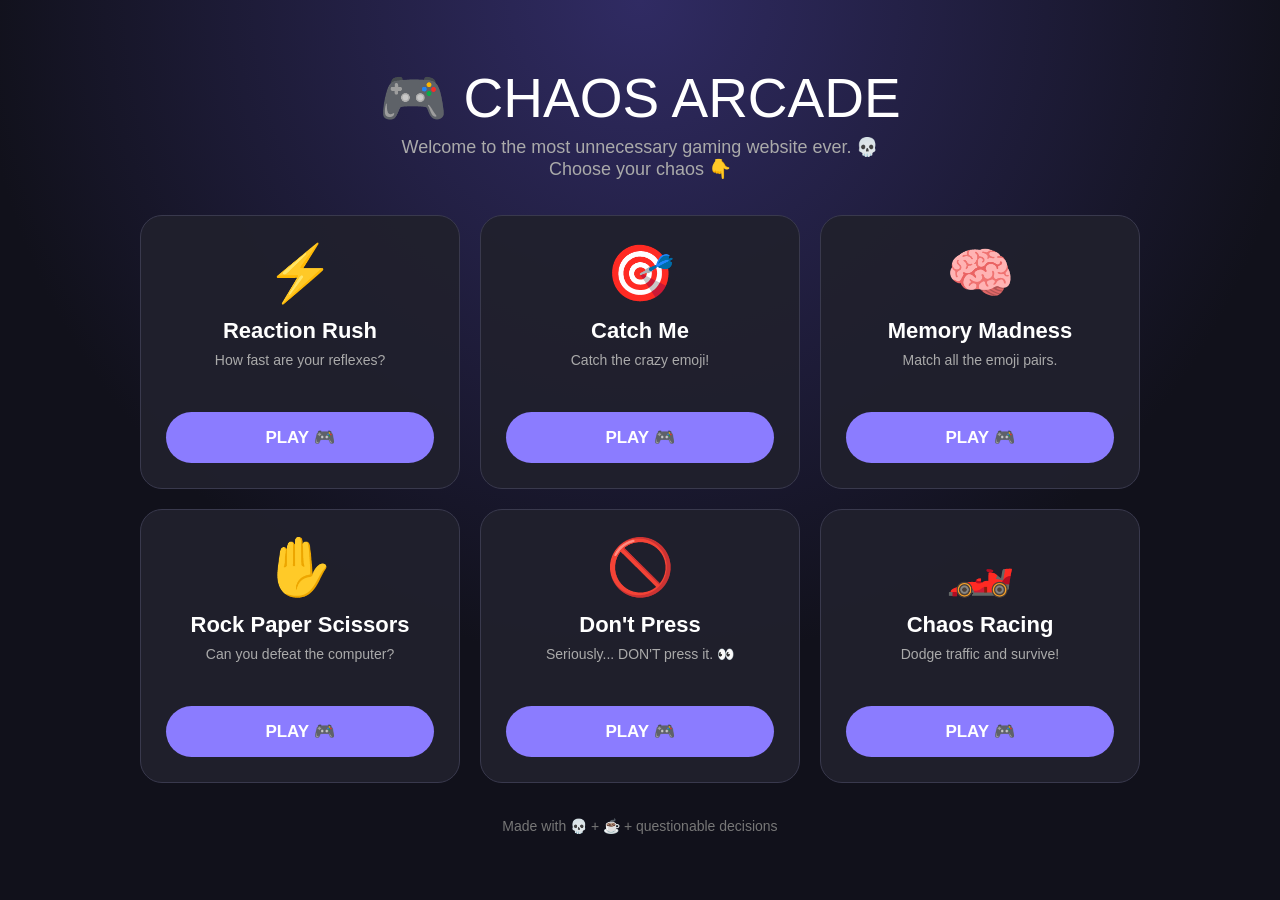
<file: index.html>
<!DOCTYPE html>
<html lang="en">
<head>
    <meta charset="UTF-8">
    <meta name="viewport" content="width=device-width, initial-scale=1.0">

    <title>🎮 Chaos Arcade</title>
<link rel="manifest" href="manifest.json">

<meta name="theme-color" content="#8b7cff">
    <link rel="stylesheet" href="style.css">

    <style>
        body {
            min-height: 100vh;
            background:
                radial-gradient(circle at top, #302b63, #11111b 60%);
        }

        .arcade {
            width: 90%;
            max-width: 1000px;
            margin: auto;
            text-align: center;
        }

        .logo {
            font-size: 55px;
            margin-bottom: 5px;
            animation: bounce 1.5s infinite;
        }

        .subtitle {
            color: #aaa;
            margin-bottom: 35px;
            font-size: 18px;
        }

        .games {
            display: grid;
            grid-template-columns: repeat(3, 1fr);
            gap: 20px;
        }

        .gameCard {
            background: rgba(32,32,45,0.95);
            border: 1px solid #39394d;
            border-radius: 22px;
            padding: 25px;
            transition: 0.25s;
        }

        .gameCard:hover {
            transform: translateY(-10px) rotate(1deg);
            border-color: #8b7cff;
            box-shadow: 0 15px 35px rgba(0,0,0,0.4);
        }

        .gameIcon {
            font-size: 55px;
            margin-bottom: 12px;
        }

        .gameCard h2 {
            font-size: 22px;
            margin-bottom: 8px;
        }

        .gameCard p {
            color: #aaa;
            min-height: 45px;
            font-size: 14px;
        }

        .playBtn {
            margin-top: 15px;
            width: 100%;
            background: #8b7cff;
        }

        .playBtn:hover {
            background: #6f60e8;
        }

        .footer {
            margin-top: 35px;
            color: #777;
            font-size: 14px;
        }

        @keyframes bounce {
            0%, 100% {
                transform: translateY(0);
            }

            50% {
                transform: translateY(-8px);
            }
        }

        @media(max-width: 800px) {

            .games {
                grid-template-columns: repeat(2, 1fr);
            }

        }

        @media(max-width: 550px) {

            .games {
                grid-template-columns: 1fr;
            }

            .logo {
                font-size: 40px;
            }

        }
    </style>

</head>

<body>

<div class="arcade">

    <div class="logo">
        🎮 CHAOS ARCADE
    </div>

    <p class="subtitle">
        Welcome to the most unnecessary gaming website ever. 💀
        <br>
        Choose your chaos 👇
    </p>


    <div class="games">

        <!-- Reaction -->

        <div class="gameCard">

            <div class="gameIcon">
                ⚡
            </div>

            <h2>
                Reaction Rush
            </h2>

            <p>
                How fast are your reflexes?
            </p>

            <button class="playBtn"
                    onclick="location.href='reaction.html'">
                PLAY 🎮
            </button>

        </div>


        <!-- Catch -->

        <div class="gameCard">

            <div class="gameIcon">
                🎯
            </div>

            <h2>
                Catch Me
            </h2>

            <p>
                Catch the crazy emoji!
            </p>

            <button class="playBtn"
                    onclick="location.href='catch.html'">
                PLAY 🎮
            </button>

        </div>


        <!-- Memory -->

        <div class="gameCard">

            <div class="gameIcon">
                🧠
            </div>

            <h2>
                Memory Madness
            </h2>

            <p>
                Match all the emoji pairs.
            </p>

            <button class="playBtn"
                    onclick="location.href='memory.html'">
                PLAY 🎮
            </button>

        </div>


        <!-- RPS -->

        <div class="gameCard">

            <div class="gameIcon">
                ✋
            </div>

            <h2>
                Rock Paper Scissors
            </h2>

            <p>
                Can you defeat the computer?
            </p>

            <button class="playBtn"
                    onclick="location.href='rps.html'">
                PLAY 🎮
            </button>

        </div>


        <!-- Don't Press -->

        <div class="gameCard">

            <div class="gameIcon">
                🚫
            </div>

            <h2>
                Don't Press
            </h2>

            <p>
                Seriously... DON'T press it. 👀
            </p>

            <button class="playBtn"
                    onclick="location.href='dontpress.html'">
                PLAY 🎮
            </button>

        </div>


        <!-- Racing -->

        <div class="gameCard">

            <div class="gameIcon">
                🏎️
            </div>

            <h2>
                Chaos Racing
            </h2>

            <p>
                Dodge traffic and survive!
            </p>

            <button class="playBtn"
                    onclick="location.href='racing.html'">
                PLAY 🎮
            </button>

        </div>

    </div>


    <div class="footer">

        Made with 💀 + ☕ + questionable decisions

    </div>

</div>
<script>
if ("serviceWorker" in navigator) {
    navigator.serviceWorker.register("sw.js");
}
</script>

</body>
</html>
</file>
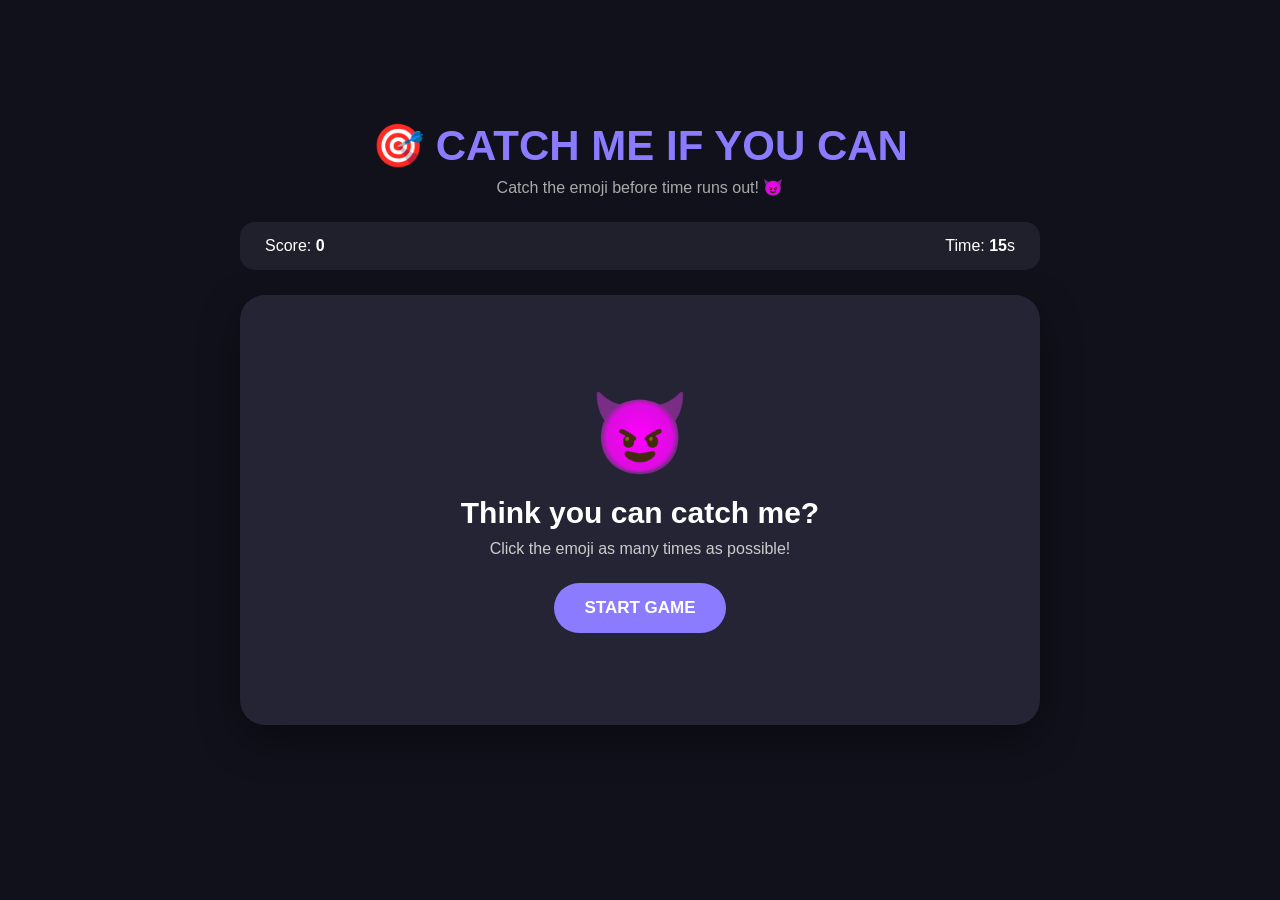
<file: catch.html>
<!DOCTYPE html>
<html lang="en">
<head>
    <meta charset="UTF-8">
    <meta name="viewport" content="width=device-width, initial-scale=1.0">
    <title>Catch Me If You Can</title>
    <link rel="stylesheet" href="style.css">
</head>

<body>

<div class="game">

    <div class="top">
        <h1>🎯 CATCH ME IF YOU CAN</h1>
        <p>Catch the emoji before time runs out! 😈</p>
    </div>

    <div class="scoreBox">
        <span>Score: <b id="score">0</b></span>
        <span>Time: <b id="time">15</b>s</span>
    </div>

    <div id="catchArea" class="gameArea">

        <div id="startScreen">
            <div class="emoji">😈</div>

            <h2>Think you can catch me?</h2>

            <p>
                Click the emoji as many times as possible!
            </p>

            <button onclick="startCatch()">START GAME</button>
        </div>

        <button id="target" onclick="catchEmoji()">😈</button>

    </div>

    <div id="result" class="result"></div>

</div>

<script>

let score = 0;
let timeLeft = 15;
let gameStarted = false;
let timer;

const target = document.getElementById("target");
const area = document.getElementById("catchArea");

function startCatch() {

    score = 0;
    timeLeft = 15;
    gameStarted = true;

    document.getElementById("score").innerText = score;
    document.getElementById("time").innerText = timeLeft;

    document.getElementById("startScreen").style.display = "none";

    target.style.display = "block";

    moveTarget();

    timer = setInterval(() => {

        timeLeft--;

        document.getElementById("time").innerText = timeLeft;

        if (timeLeft <= 0) {

            clearInterval(timer);

            gameStarted = false;

            target.style.display = "none";

            showResult();
        }

    }, 1000);
}


function catchEmoji() {

    if (!gameStarted) return;

    score++;

    document.getElementById("score").innerText = score;

    moveTarget();
}


function moveTarget() {

    const areaWidth = area.clientWidth;
    const areaHeight = area.clientHeight;

    const x = Math.random() * (areaWidth - 80);
    const y = Math.random() * (areaHeight - 80);

    target.style.left = x + "px";
    target.style.top = y + "px";

    const emojis = ["😈", "👻", "🤡", "🐸", "👽", "💀", "😂"];

    target.innerText =
        emojis[Math.floor(Math.random() * emojis.length)];
}


function showResult() {

    let message;

    if (score >= 20) {
        message = "🔥 BROOO! HUMAN AIMBOT!";
    }
    else if (score >= 15) {
        message = "😎 That's actually FAST!";
    }
    else if (score >= 8) {
        message = "😂 Not bad... the emoji survived!";
    }
    else {
        message = "🐢 Bro was catching air!";
    }

    document.getElementById("result").innerHTML = `
        <h2>🎉 GAME OVER!</h2>
        <p>You caught <b>${score}</b> emojis.</p>
        <p>${message}</p>
        <br>
        <button onclick="location.reload()">PLAY AGAIN</button>
    `;
}

</script>

</body>
</html>
</file>
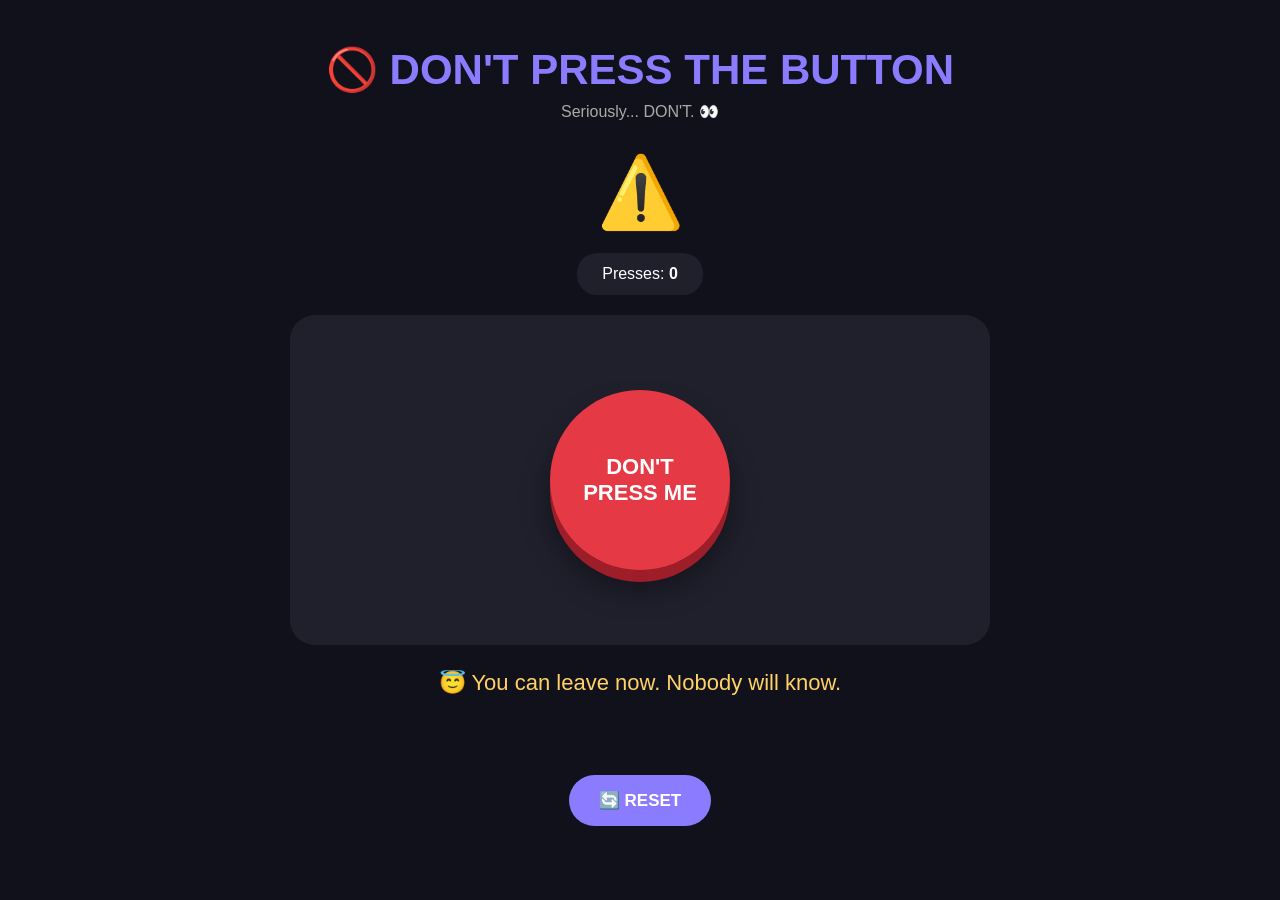
<file: dontpress.html>
<!DOCTYPE html>
<html lang="en">
<head>
    <meta charset="UTF-8">
    <meta name="viewport" content="width=device-width, initial-scale=1.0">

    <title>Chaos Arcade - Don't Press</title>

    <link rel="stylesheet" href="style.css">

    <style>

        .dontGame {
            max-width: 700px;
            margin: 30px auto;
            text-align: center;
        }

        .warning {
            font-size: 70px;
            margin: 20px;
        }

        .bigButtonArea {
            height: 330px;
            background: #20202d;
            border-radius: 25px;
            position: relative;
            overflow: hidden;
            display: flex;
            justify-content: center;
            align-items: center;
        }

        #dontButton {
            background: #e63946;
            color: white;
            border: none;
            border-radius: 50%;
            width: 180px;
            height: 180px;
            font-size: 22px;
            font-weight: bold;
            cursor: pointer;
            box-shadow: 0 12px 0 #9d1d28,
                        0 20px 30px rgba(0,0,0,0.4);
            transition: 0.15s;
        }

        #dontButton:hover {
            transform: scale(1.05);
        }

        #dontButton:active {
            transform: translateY(10px);
            box-shadow: 0 3px 0 #9d1d28;
        }

        #message {
            margin: 25px 0;
            min-height: 80px;
            font-size: 22px;
            color: #ffd166;
        }

        .counter {
            background: #20202d;
            display: inline-block;
            padding: 12px 25px;
            border-radius: 20px;
            margin-bottom: 20px;
        }

    </style>
</head>

<body>

<div class="game">

    <div class="top">

        <h1>🚫 DON'T PRESS THE BUTTON</h1>

        <p>
            Seriously... DON'T. 👀
        </p>

    </div>


    <div class="dontGame">

        <div class="warning">
            ⚠️
        </div>

        <div class="counter">
            Presses: <b id="count">0</b>
        </div>


        <div class="bigButtonArea">

            <button id="dontButton" onclick="pressed()">
                DON'T<br>PRESS ME
            </button>

        </div>


        <div id="message">
            😇 You can leave now.
            Nobody will know.
        </div>


        <button onclick="resetGame()">
            🔄 RESET
        </button>

    </div>

</div>


<script>

let count = 0;

const messages = [

    "💀 I TOLD YOU NOT TO PRESS IT!",

    "😭 WHY WOULD YOU DO THAT?!",

    "🤨 You literally had ONE job.",

    "😂 I knew you couldn't resist.",

    "🗿 Congratulations. You pressed a button.",

    "👀 Again?! REALLY?!",

    "🤦 My disappointment is immeasurable.",

    "💀 Your curiosity is dangerous.",

    "😂 The button is judging you.",

    "🚨 BUTTON POLICE HAVE BEEN NOTIFIED!"

];


function pressed() {

    count++;

    document.getElementById("count").innerText =
        count;


    let randomMessage =
        messages[Math.floor(Math.random() * messages.length)];


    document.getElementById("message").innerText =
        randomMessage;


    const button =
        document.getElementById("dontButton");

    
    // After a few clicks, make the button move
    if (count >= 3) {

        moveButton();

    }


    // Change button text
    if (count === 5) {

        button.innerHTML =
            "STOP<br>PLEASE 😭";

    }

    if (count === 8) {

        button.innerHTML =
            "OKAY<br>LAST ONE";

    }

    if (count >= 10) {

        document.getElementById("message").innerText =
            "🏆 YOU WIN! You successfully ignored absolutely nothing! 💀";

        button.innerHTML =
            "I'M SORRY 😭";

    }

}


function moveButton() {

    const area =
        document.querySelector(".bigButtonArea");

    const button =
        document.getElementById("dontButton");


    const maxX =
        area.clientWidth - button.offsetWidth;

    const maxY =
        area.clientHeight - button.offsetHeight;


    const x =
        Math.random() * maxX;

    const y =
        Math.random() * maxY;


    button.style.position = "absolute";

    button.style.left = x + "px";

    button.style.top = y + "px";

}


function resetGame() {

    count = 0;

    document.getElementById("count").innerText =
        "0";

    document.getElementById("message").innerText =
        "😇 You can leave now. Nobody will know.";

    const button =
        document.getElementById("dontButton");

    button.innerHTML =
        "DON'T<br>PRESS ME";

    button.style.position = "static";

}

</script>

</body>
</html>
</file>
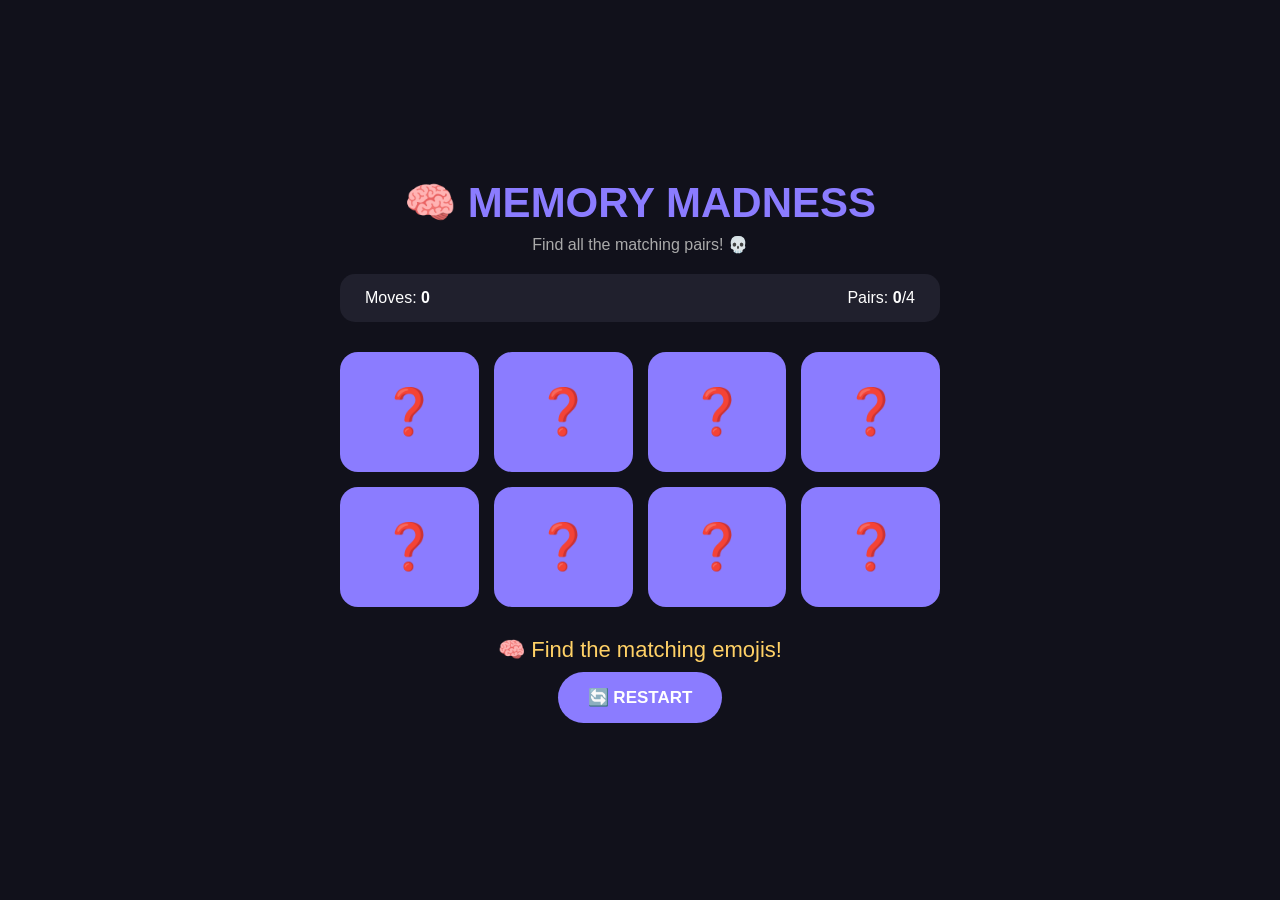
<file: memory.html>
<!DOCTYPE html>
<html lang="en">
<head>
    <meta charset="UTF-8">
    <meta name="viewport" content="width=device-width, initial-scale=1.0">
    <title>Chaos Arcade - Memory Madness</title>

    <link rel="stylesheet" href="style.css">

    <style>

        .memoryBoard {
            width: 100%;
            max-width: 600px;
            margin: 30px auto;
            display: grid;
            grid-template-columns: repeat(4, 1fr);
            gap: 15px;
        }

        .memoryCard {
            height: 120px;
            border: none;
            border-radius: 18px;
            background: #8b7cff;
            color: white;
            font-size: 45px;
            cursor: pointer;
            transition: 0.2s;
        }

        .memoryCard:hover {
            transform: scale(1.04);
        }

        .memoryCard.flipped,
        .memoryCard.matched {
            background: #29293b;
        }

        .memoryCard.matched {
            background: #28c76f;
        }

        .memoryStats {
            display: flex;
            justify-content: space-between;
            background: #20202d;
            padding: 15px 25px;
            border-radius: 15px;
            margin: 20px auto;
            max-width: 600px;
        }

        @media(max-width:600px) {

            .memoryCard {
                height: 80px;
                font-size: 32px;
            }

            .memoryBoard {
                gap: 8px;
            }
        }

    </style>
</head>

<body>

<div class="game">

    <div class="top">

        <h1>🧠 MEMORY MADNESS</h1>

        <p>
            Find all the matching pairs! 💀
        </p>

    </div>


    <div class="memoryStats">

        <span>
            Moves: <b id="moves">0</b>
        </span>

        <span>
            Pairs: <b id="pairs">0</b>/4
        </span>

    </div>


    <div id="board" class="memoryBoard"></div>


    <div id="message" class="result">

        🧠 Find the matching emojis!

    </div>


    <button onclick="restartGame()">
        🔄 RESTART
    </button>

</div>


<script>

const emojis = [
    "🍕",
    "🍕",
    "🐸",
    "🐸",
    "👻",
    "👻",
    "🦄",
    "🦄"
];

let cards = [];
let firstCard = null;
let secondCard = null;

let lockBoard = false;

let moves = 0;
let pairs = 0;


function shuffle(array) {

    return array.sort(() => Math.random() - 0.5);

}


function createGame() {

    const board = document.getElementById("board");

    board.innerHTML = "";

    cards = shuffle([...emojis]);

    firstCard = null;
    secondCard = null;

    lockBoard = false;

    moves = 0;
    pairs = 0;

    document.getElementById("moves").innerText = moves;

    document.getElementById("pairs").innerText = pairs;

    document.getElementById("message").innerText =
        "🧠 Find the matching emojis!";

    cards.forEach((emoji, index) => {

        const card = document.createElement("button");

        card.className = "memoryCard";

        card.dataset.emoji = emoji;

        card.dataset.index = index;

        card.innerText = "❓";

        card.onclick = () => flipCard(card);

        board.appendChild(card);

    });

}


function flipCard(card) {

    if (lockBoard) return;

    if (card === firstCard) return;

    if (card.classList.contains("matched")) return;


    card.innerText = card.dataset.emoji;

    card.classList.add("flipped");


    if (!firstCard) {

        firstCard = card;

        return;

    }


    secondCard = card;

    moves++;

    document.getElementById("moves").innerText = moves;

    checkMatch();

}


function checkMatch() {

    const match =
        firstCard.dataset.emoji === secondCard.dataset.emoji;


    if (match) {

        firstCard.classList.add("matched");

        secondCard.classList.add("matched");

        pairs++;

        document.getElementById("pairs").innerText = pairs;

        document.getElementById("message").innerText =
            "🎉 MATCH! Nice one!";

        resetCards();


        if (pairs === 4) {

            setTimeout(() => {

                document.getElementById("message").innerHTML = `
                    🏆 <b>YOU WON!</b><br><br>
                    You found all 4 pairs in ${moves} moves!<br>
                    ${getReaction()}
                `;

            }, 400);

        }

    }

    else {

        lockBoard = true;

        document.getElementById("message").innerText =
            "💀 Nope! Try again...";


        setTimeout(() => {

            firstCard.innerText = "❓";
            secondCard.innerText = "❓";

            firstCard.classList.remove("flipped");
            secondCard.classList.remove("flipped");

            resetCards();

        }, 800);

    }

}


function resetCards() {

    firstCard = null;
    secondCard = null;

    lockBoard = false;

}


function getReaction() {

    if (moves <= 6) {
        return "🔥 MEMORY GOD MODE!";
    }

    if (moves <= 10) {
        return "😎 That's actually good!";
    }

    if (moves <= 15) {
        return "😂 Your brain was loading...";
    }

    return "💀 Bro was fighting for survival!";

}


function restartGame() {

    createGame();

}


createGame();

</script>

</body>
</html>
</file>
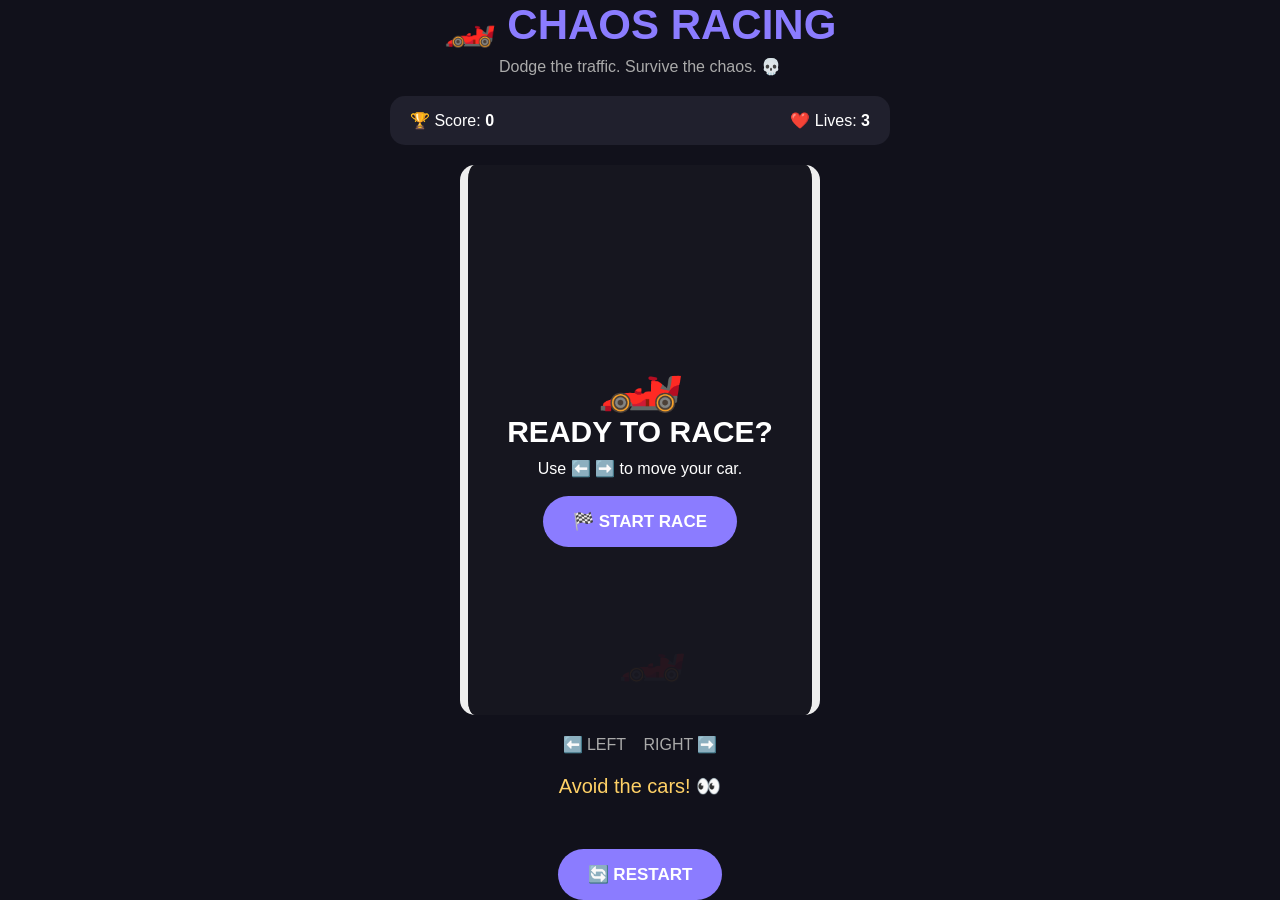
<file: racing.html>
<!DOCTYPE html>
<html lang="en">
<head>
    <meta charset="UTF-8">
    <meta name="viewport" content="width=device-width, initial-scale=1.0">

    <title>Chaos Arcade - Mini Racing</title>

    <link rel="stylesheet" href="style.css">

    <style>

        .raceGame {
            text-align: center;
            max-width: 500px;
            margin: auto;
        }

        .raceStats {
            display: flex;
            justify-content: space-between;
            background: #20202d;
            padding: 15px 20px;
            border-radius: 15px;
            margin: 20px 0;
        }

        #road {
            width: 360px;
            height: 550px;
            max-width: 100%;
            margin: auto;
            background: #333;
            border-left: 8px solid #eee;
            border-right: 8px solid #eee;
            position: relative;
            overflow: hidden;
            border-radius: 15px;
        }

        .roadLine {
            position: absolute;
            width: 8px;
            height: 80px;
            background: white;
            left: 50%;
            transform: translateX(-50%);
            opacity: 0.8;
        }

        #car {
            position: absolute;
            bottom: 30px;
            left: 150px;
            font-size: 55px;
            z-index: 5;
            transition: left 0.08s;
        }

        .enemy {
            position: absolute;
            font-size: 50px;
            z-index: 4;
        }

        #startScreen {
            position: absolute;
            inset: 0;
            background: rgba(20,20,30,0.92);
            z-index: 20;
            display: flex;
            flex-direction: column;
            justify-content: center;
            align-items: center;
            padding: 20px;
        }

        #startScreen .bigEmoji {
            font-size: 70px;
        }

        #message {
            min-height: 55px;
            margin: 20px;
            color: #ffd166;
            font-size: 20px;
        }

        .controls {
            margin-top: 20px;
            color: #aaa;
        }

        .mobileControls {
            display: none;
            gap: 20px;
            justify-content: center;
            margin-top: 15px;
        }

        .mobileControls button {
            width: 70px;
            height: 50px;
            font-size: 25px;
            border: none;
            border-radius: 15px;
            cursor: pointer;
        }

        @media(max-width:600px) {

            #road {
                height: 500px;
            }

            .mobileControls {
                display: flex;
            }

        }

    </style>
</head>

<body>

<div class="game">

    <div class="top">

        <h1>🏎️ CHAOS RACING</h1>

        <p>
            Dodge the traffic. Survive the chaos. 💀
        </p>

    </div>


    <div class="raceGame">

        <div class="raceStats">

            <span>
                🏆 Score:
                <b id="score">0</b>
            </span>

            <span>
                ❤️ Lives:
                <b id="lives">3</b>
            </span>

        </div>


        <div id="road">

            <div id="startScreen">

                <div class="bigEmoji">
                    🏎️
                </div>

                <h2>READY TO RACE?</h2>

                <p>
                    Use ⬅️ ➡️ to move your car.
                </p>

                <br>

                <button onclick="startRace()">
                    🏁 START RACE
                </button>

            </div>


            <div id="car">
                🏎️
            </div>

        </div>


        <div class="controls">
            ⬅️ LEFT &nbsp;&nbsp; RIGHT ➡️
        </div>


        <div class="mobileControls">

            <button onclick="moveLeft()">
                ⬅️
            </button>

            <button onclick="moveRight()">
                ➡️
            </button>

        </div>


        <div id="message">
            Avoid the cars! 👀
        </div>


        <button onclick="location.reload()">
            🔄 RESTART
        </button>

    </div>

</div>


<script>

let carX = 150;

let score = 0;

let lives = 3;

let gameRunning = false;

let enemyTimer;

let scoreTimer;

const road =
    document.getElementById("road");

const car =
    document.getElementById("car");


// START GAME

function startRace() {

    gameRunning = true;

    score = 0;

    lives = 3;

    carX = 150;

    car.style.left = carX + "px";

    document.getElementById("score").innerText =
        score;

    document.getElementById("lives").innerText =
        lives;

    document.getElementById("message").innerText =
        "GO GO GO!!! 🏎️💨";

    document.getElementById("startScreen").style.display =
        "none";


    // Create enemies

    enemyTimer = setInterval(createEnemy, 900);


    // Increase score

    scoreTimer = setInterval(() => {

        if (!gameRunning) return;

        score++;

        document.getElementById("score").innerText =
            score;

    }, 500);

}


// MOVE LEFT

function moveLeft() {

    if (!gameRunning) return;

    carX -= 35;

    if (carX < 10) {
        carX = 10;
    }

    car.style.left = carX + "px";

}


// MOVE RIGHT

function moveRight() {

    if (!gameRunning) return;

    carX += 35;

    const maxX =
        road.clientWidth - 70;

    if (carX > maxX) {
        carX = maxX;
    }

    car.style.left = carX + "px";

}


// KEYBOARD CONTROLS

document.addEventListener("keydown", function(event) {

    if (event.key === "ArrowLeft") {

        moveLeft();

    }

    if (event.key === "ArrowRight") {

        moveRight();

    }

});


// CREATE ENEMY

function createEnemy() {

    if (!gameRunning) return;


    const enemy =
        document.createElement("div");

    enemy.className = "enemy";


    const enemyEmojis = [
        "🚗",
        "🚙",
        "🚕",
        "🚓",
        "🚌"
    ];


    enemy.innerText =
        enemyEmojis[
            Math.floor(
                Math.random() *
                enemyEmojis.length
            )
        ];


    const maxX =
        road.clientWidth - 60;


    enemy.style.left =
        Math.random() * maxX + "px";

    enemy.style.top =
        "-70px";


    road.appendChild(enemy);


    let enemyY = -70;


    const moveEnemy =
        setInterval(() => {

            if (!gameRunning) {

                clearInterval(moveEnemy);

                enemy.remove();

                return;

            }


            enemyY += 5;

            enemy.style.top =
                enemyY + "px";


            checkCollision(
                enemy,
                moveEnemy
            );


            if (
                enemyY >
                road.clientHeight
            ) {

                clearInterval(moveEnemy);

                enemy.remove();

            }

        }, 30);

}


// COLLISION

function checkCollision(enemy, moveEnemy) {

    const carRect =
        car.getBoundingClientRect();

    const enemyRect =
        enemy.getBoundingClientRect();


    const collision = !(
        carRect.right < enemyRect.left ||

        carRect.left > enemyRect.right ||

        carRect.bottom < enemyRect.top ||

        carRect.top > enemyRect.bottom
    );


    if (collision) {

        clearInterval(moveEnemy);

        enemy.remove();

        lives--;

        document.getElementById("lives").innerText =
            lives;


        const messages = [

            "💀 OOPS! YOU GOT HIT!",

            "😭 BRO LOOK AT THE ROAD!",

            "😂 THAT CAR CAME OUT OF NOWHERE!",

            "🤦 DRIVE BETTER BRO!"

        ];


        document.getElementById("message").innerText =
            messages[
                Math.floor(
                    Math.random() *
                    messages.length
                )
            ];


        if (lives <= 0) {

            endGame();

        }

    }

}


// GAME OVER

function endGame() {

    gameRunning = false;

    clearInterval(enemyTimer);

    clearInterval(scoreTimer);


    document.getElementById("message").innerHTML = `

        💥 <b>GAME OVER!</b><br>

        🏆 Final Score:
        <b>${score}</b><br><br>

        ${
            score >= 30
            ? "🔥 BRO IS A RACING LEGEND!"
            : score >= 15
            ? "😎 Not bad, driver!"
            : "💀 Your driving license has been cancelled."
        }

    `;

}


// Start with score reset

document.getElementById("score").innerText =
    "0";

document.getElementById("lives").innerText =
    "3";

</script>

</body>
</html>
</file>
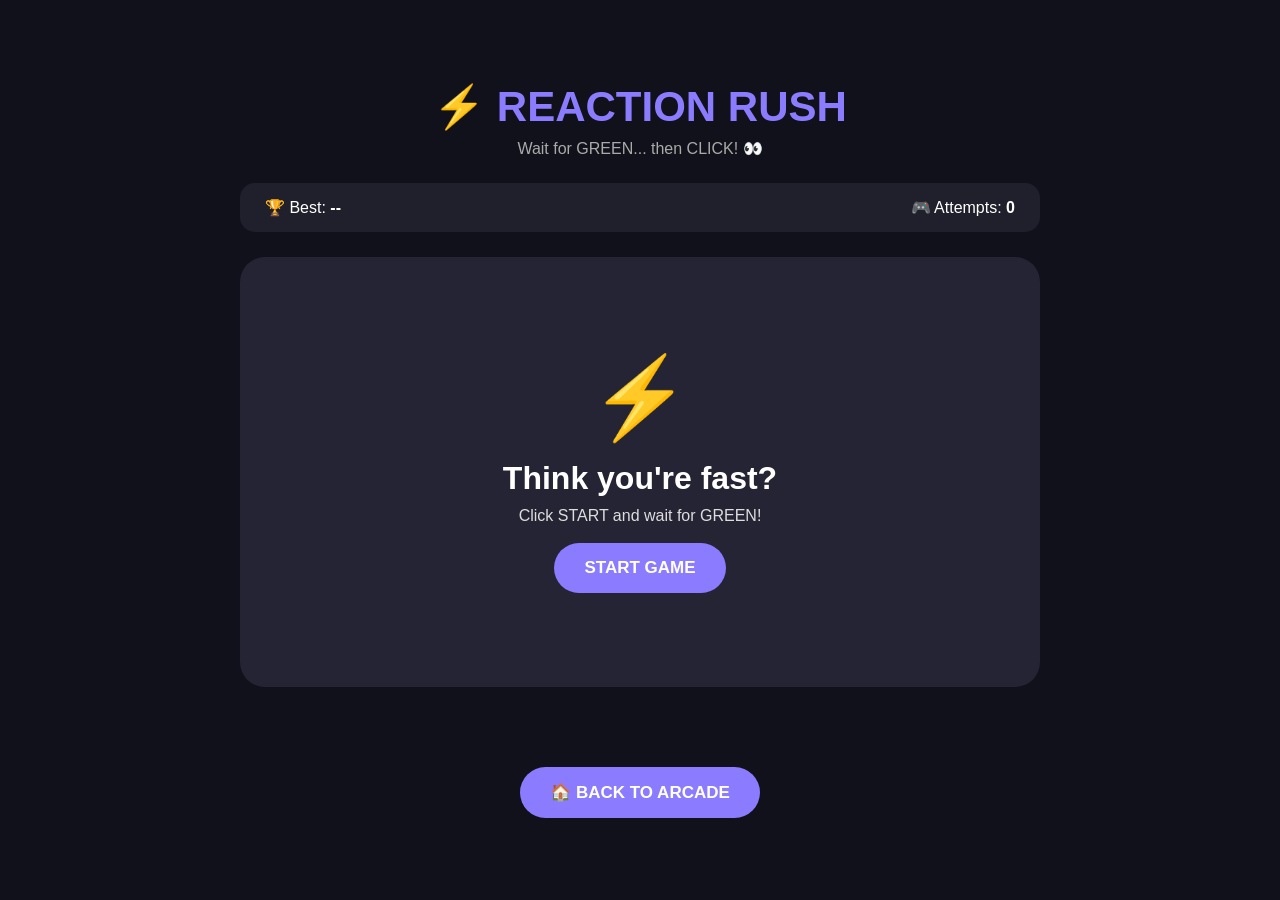
<file: reaction.html>
<!DOCTYPE html>
<html lang="en">

<head>
    <meta charset="UTF-8">
    <meta name="viewport" content="width=device-width, initial-scale=1.0">

    <title>Chaos Arcade - Reaction Rush</title>

    <link rel="stylesheet" href="style.css">

    <style>
        .reactionGame {
            max-width: 800px;
            margin: auto;
            text-align: center;
        }

        .reactionStats {
            display: flex;
            justify-content: space-between;
            background: #20202d;
            padding: 15px 25px;
            border-radius: 15px;
            margin: 25px 0;
        }

        #reactionArea {
            height: 430px;
            border-radius: 25px;
            background: #242435;
            display: flex;
            justify-content: center;
            align-items: center;
            cursor: pointer;
            transition: 0.2s;
        }

        #reactionArea.waiting {
            background: #d83b3b;
        }

        #reactionArea.ready {
            background: #28c76f;
        }

        #reactionMessage {
            text-align: center;
        }

        .bigEmoji {
            font-size: 80px;
            margin-bottom: 15px;
        }

        #reactionMessage h2 {
            font-size: 32px;
        }

        #reactionMessage p {
            margin-top: 10px;
            color: #ddd;
        }

        .result {
            min-height: 40px;
            margin: 20px;
            color: #ffd166;
            font-size: 22px;
        }
    </style>
</head>

<body>

<div class="game">

    <div class="top">

        <h1>⚡ REACTION RUSH</h1>

        <p>
            Wait for GREEN... then CLICK! 👀
        </p>

    </div>


    <div class="reactionGame">

        <div class="reactionStats">

            <span>
                🏆 Best:
                <b id="best">--</b>
            </span>

            <span>
                🎮 Attempts:
                <b id="attempts">0</b>
            </span>

        </div>


        <div id="reactionArea">

            <div id="reactionMessage">

                <div class="bigEmoji">
                    ⚡
                </div>

                <h2>
                    Think you're fast?
                </h2>

                <p>
                    Click START and wait for GREEN!
                </p>

                <br>

                <button onclick="startGame(event)">
                    START GAME
                </button>

            </div>

        </div>


        <div id="result" class="result"></div>


        <button onclick="location.href='index.html'">
            🏠 BACK TO ARCADE
        </button>

    </div>

</div>


<script>

let startTime;

let timer;

let gameRunning = false;

let attempts = 0;

let bestScore =
    localStorage.getItem("bestReaction");


if (bestScore) {

    document.getElementById("best").innerText =
        bestScore + " ms";

}


function startGame(event) {

    // Prevent button click from becoming
    // an accidental game click
    if (event) {
        event.stopPropagation();
    }


    const area =
        document.getElementById("reactionArea");

    const message =
        document.getElementById("reactionMessage");


    attempts++;

    document.getElementById("attempts").innerText =
        attempts;


    gameRunning = false;


    area.className =
        "waiting";


    message.innerHTML = `

        <div class="bigEmoji">
            🔴
        </div>

        <h2>
            WAIT...
        </h2>

        <p>
            DON'T CLICK YET! 👀
        </p>

    `;


    let randomTime =
        Math.floor(Math.random() * 3000) + 2000;


    timer = setTimeout(() => {

        gameRunning = true;

        startTime = Date.now();


        area.className =
            "ready";


        message.innerHTML = `

            <div class="bigEmoji">
                🟢
            </div>

            <h2>
                CLICK NOW!!!
            </h2>

            <p>
                GO GO GO!!! ⚡
            </p>

        `;


    }, randomTime);

}


document
    .getElementById("reactionArea")
    .addEventListener("click", function () {


        // Clicked too early

        if (!gameRunning) {

            clearTimeout(timer);

            this.className = "";


            document
                .getElementById("reactionMessage")
                .innerHTML = `

                <div class="bigEmoji">
                    💀
                </div>

                <h2>
                    TOO EARLY!
                </h2>

                <p>
                    I literally said WAIT 😭
                </p>

                <br>

                <button onclick="startGame(event)">
                    TRY AGAIN
                </button>

            `;

            return;

        }


        // Calculate reaction

        const reactionTime =
            Date.now() - startTime;


        gameRunning = false;

        this.className = "";


        let comment;


        if (reactionTime < 200) {

            comment =
                "⚡ HUMAN FLASH!";

        }

        else if (reactionTime < 300) {

            comment =
                "🔥 THAT WAS FAST!";

        }

        else if (reactionTime < 500) {

            comment =
                "😎 NOT BAD!";

        }

        else if (reactionTime < 800) {

            comment =
                "😂 YOUR BRAIN WAS BUFFERING!";

        }

        else {

            comment =
                "🐢 EVEN A TURTLE IS FASTER!";

        }


        document
            .getElementById("reactionMessage")
            .innerHTML = `

            <div class="bigEmoji">
                🎉
            </div>

            <h2>
                ${reactionTime} ms
            </h2>

            <p>
                ${comment}
            </p>

            <br>

            <button onclick="startGame(event)">
                PLAY AGAIN
            </button>

        `;


        document
            .getElementById("result")
            .innerText =
            "🏆 Your reaction: " +
            reactionTime +
            " ms";


        // Save best score

        if (
            !bestScore ||
            reactionTime < Number(bestScore)
        ) {

            bestScore =
                reactionTime;


            localStorage.setItem(
                "bestReaction",
                reactionTime
            );


            document
                .getElementById("best")
                .innerText =
                reactionTime + " ms";

        }

    });

</script>

</body>

</html>
</file>
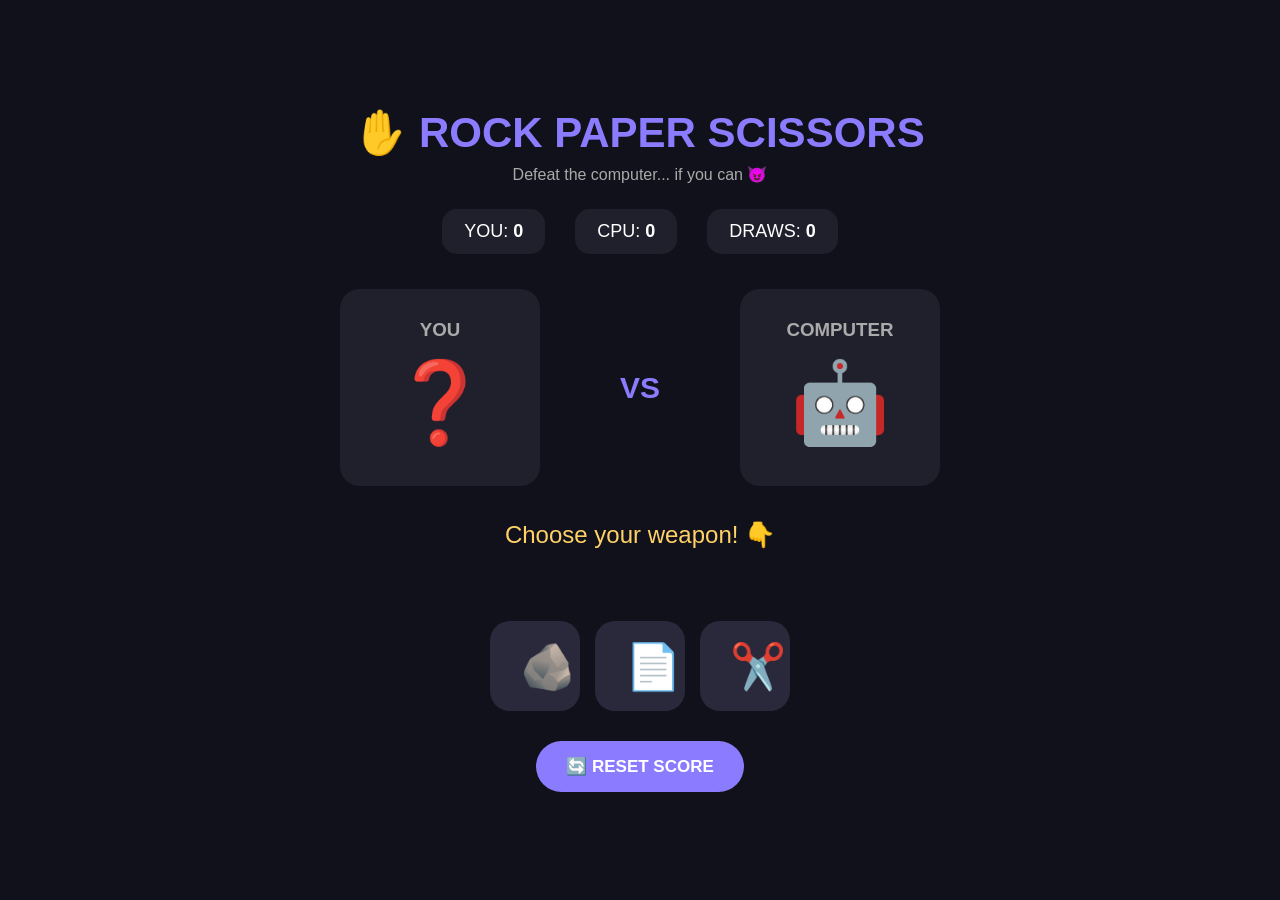
<file: rps.html>
<!DOCTYPE html>
<html lang="en">
<head>
    <meta charset="UTF-8">
    <meta name="viewport" content="width=device-width, initial-scale=1.0">

    <title>Chaos Arcade - Rock Paper Scissors</title>

    <link rel="stylesheet" href="style.css">

    <style>

        .battle {
            max-width: 650px;
            margin: 35px auto;
            display: flex;
            justify-content: space-around;
            align-items: center;
            gap: 30px;
        }

        .player {
            background: #20202d;
            padding: 30px;
            border-radius: 20px;
            width: 200px;
        }

        .player h3 {
            margin-bottom: 15px;
            color: #aaa;
        }

        .choice {
            font-size: 80px;
            min-height: 100px;
        }

        .vs {
            font-size: 30px;
            font-weight: bold;
            color: #8b7cff;
        }

        .choices {
            display: flex;
            justify-content: center;
            gap: 15px;
            margin: 30px 0;
        }

        .choiceBtn {
            font-size: 45px;
            width: 90px;
            height: 90px;
            border: none;
            border-radius: 20px;
            background: #29293b;
            cursor: pointer;
            transition: 0.2s;
        }

        .choiceBtn:hover {
            transform: translateY(-8px) scale(1.05);
            background: #8b7cff;
        }

        .score {
            display: flex;
            justify-content: center;
            gap: 30px;
            margin: 25px 0;
            font-size: 18px;
        }

        .score span {
            background: #20202d;
            padding: 12px 22px;
            border-radius: 15px;
        }

        #resultText {
            min-height: 70px;
            font-size: 24px;
            color: #ffd166;
        }

        @media(max-width:600px) {

            .battle {
                gap: 10px;
            }

            .player {
                padding: 20px 10px;
                width: 140px;
            }

            .choice {
                font-size: 55px;
            }

            .choiceBtn {
                width: 70px;
                height: 70px;
                font-size: 35px;
            }

        }

    </style>
</head>

<body>

<div class="game">

    <div class="top">

        <h1>✋ ROCK PAPER SCISSORS</h1>

        <p>
            Defeat the computer... if you can 😈
        </p>

    </div>


    <div class="score">

        <span>YOU: <b id="playerScore">0</b></span>

        <span>CPU: <b id="cpuScore">0</b></span>

        <span>DRAWS: <b id="drawScore">0</b></span>

    </div>


    <div class="battle">

        <div class="player">

            <h3>YOU</h3>

            <div id="playerChoice" class="choice">
                ❓
            </div>

        </div>


        <div class="vs">
            VS
        </div>


        <div class="player">

            <h3>COMPUTER</h3>

            <div id="cpuChoice" class="choice">
                🤖
            </div>

        </div>

    </div>


    <div id="resultText">
        Choose your weapon! 👇
    </div>


    <div class="choices">

        <button class="choiceBtn"
                onclick="play('rock')">
            🪨
        </button>

        <button class="choiceBtn"
                onclick="play('paper')">
            📄
        </button>

        <button class="choiceBtn"
                onclick="play('scissors')">
            ✂️
        </button>

    </div>


    <button onclick="resetGame()">
        🔄 RESET SCORE
    </button>

</div>


<script>

let playerScore = 0;
let cpuScore = 0;
let drawScore = 0;


const emojis = {

    rock: "🪨",

    paper: "📄",

    scissors: "✂️"

};


function computerChoice() {

    const choices = [
        "rock",
        "paper",
        "scissors"
    ];

    return choices[
        Math.floor(Math.random() * choices.length)
    ];

}


function play(player) {

    const cpu = computerChoice();


    document.getElementById("playerChoice").innerText =
        emojis[player];

    document.getElementById("cpuChoice").innerText =
        emojis[cpu];


    let result;


    if (player === cpu) {

        drawScore++;

        result = "😐 DRAW! The computer copied you!";

    }

    else if (

        (player === "rock" && cpu === "scissors") ||

        (player === "paper" && cpu === "rock") ||

        (player === "scissors" && cpu === "paper")

    ) {

        playerScore++;

        result = getWinMessage();

    }

    else {

        cpuScore++;

        result = getLoseMessage();

    }


    updateScore();


    document.getElementById("resultText").innerText =
        result;

}


function getWinMessage() {

    const messages = [

        "🔥 BOOM! YOU WON!",

        "😎 COMPUTER GOT DESTROYED!",

        "👑 YOU ARE THE BOSS!",

        "😂 CPU NEEDS AN UPDATE!",

        "⚡ TOO EASY FOR YOU!"

    ];

    return messages[
        Math.floor(Math.random() * messages.length)
    ];

}


function getLoseMessage() {

    const messages = [

        "💀 COMPUTER WINS! Ouch.",

        "😂 BRO GOT OUTPLAYED!",

        "🤖 THE CPU IS LAUGHING!",

        "😭 THAT DID NOT GO WELL!",

        "🗿 BETTER LUCK NEXT TIME!"

    ];

    return messages[
        Math.floor(Math.random() * messages.length)
    ];

}


function updateScore() {

    document.getElementById("playerScore").innerText =
        playerScore;

    document.getElementById("cpuScore").innerText =
        cpuScore;

    document.getElementById("drawScore").innerText =
        drawScore;

}


function resetGame() {

    playerScore = 0;

    cpuScore = 0;

    drawScore = 0;

    updateScore();

    document.getElementById("playerChoice").innerText =
        "❓";

    document.getElementById("cpuChoice").innerText =
        "🤖";

    document.getElementById("resultText").innerText =
        "Choose your weapon! 👇";

}

</script>

</body>
</html>
</file>
<file: style.css>
* {
    margin: 0;
    padding: 0;
    box-sizing: border-box;
    font-family: Arial, sans-serif;
}

body {
    min-height: 100vh;
    display: flex;
    justify-content: center;
    align-items: center;
    background: #11111b;
    color: white;
}

.game {
    width: 90%;
    max-width: 800px;
    text-align: center;
}

.top h1 {
    font-size: 42px;
    color: #8b7cff;
}

.top p {
    margin-top: 8px;
    color: #aaa;
}

.scoreBox {
    margin: 25px 0;
    display: flex;
    justify-content: space-between;
    background: #20202d;
    padding: 15px 25px;
    border-radius: 15px;
}

.gameArea {
    height: 430px;
    border-radius: 25px;
    background: #242435;
    display: flex;
    justify-content: center;
    align-items: center;
    transition: 0.2s;
    box-shadow: 0 15px 40px rgba(0,0,0,0.4);
}

.gameArea.waiting {
    background: #d83b3b;
}

.gameArea.ready {
    background: #28c76f;
    cursor: pointer;
}

.message {
    text-align: center;
}

.emoji {
    font-size: 80px;
    margin-bottom: 15px;
}

h2 {
    font-size: 30px;
    margin-bottom: 10px;
}

.gameArea p {
    color: #ccc;
    margin-bottom: 25px;
}

button {
    border: none;
    padding: 15px 30px;
    border-radius: 30px;
    background: #8b7cff;
    color: white;
    font-size: 17px;
    font-weight: bold;
    cursor: pointer;
    transition: 0.2s;
}

button:hover {
    transform: scale(1.05);
}

.result {
    margin-top: 20px;
    font-size: 22px;
    min-height: 35px;
    color: #ffd166;
}

@media(max-width:600px) {

    .top h1 {
        font-size: 30px;
    }

    .gameArea {
        height: 350px;
    }

    .scoreBox {
        font-size: 14px;
    }
}
#catchArea {
    position: relative;
    overflow: hidden;
}

#target {
    position: absolute;
    display: none;
    border: none;
    background: transparent;
    font-size: 55px;
    padding: 5px;
    cursor: pointer;
    transition: 0.08s;
}

#target:hover {
    transform: scale(1.2);
}
</file>
